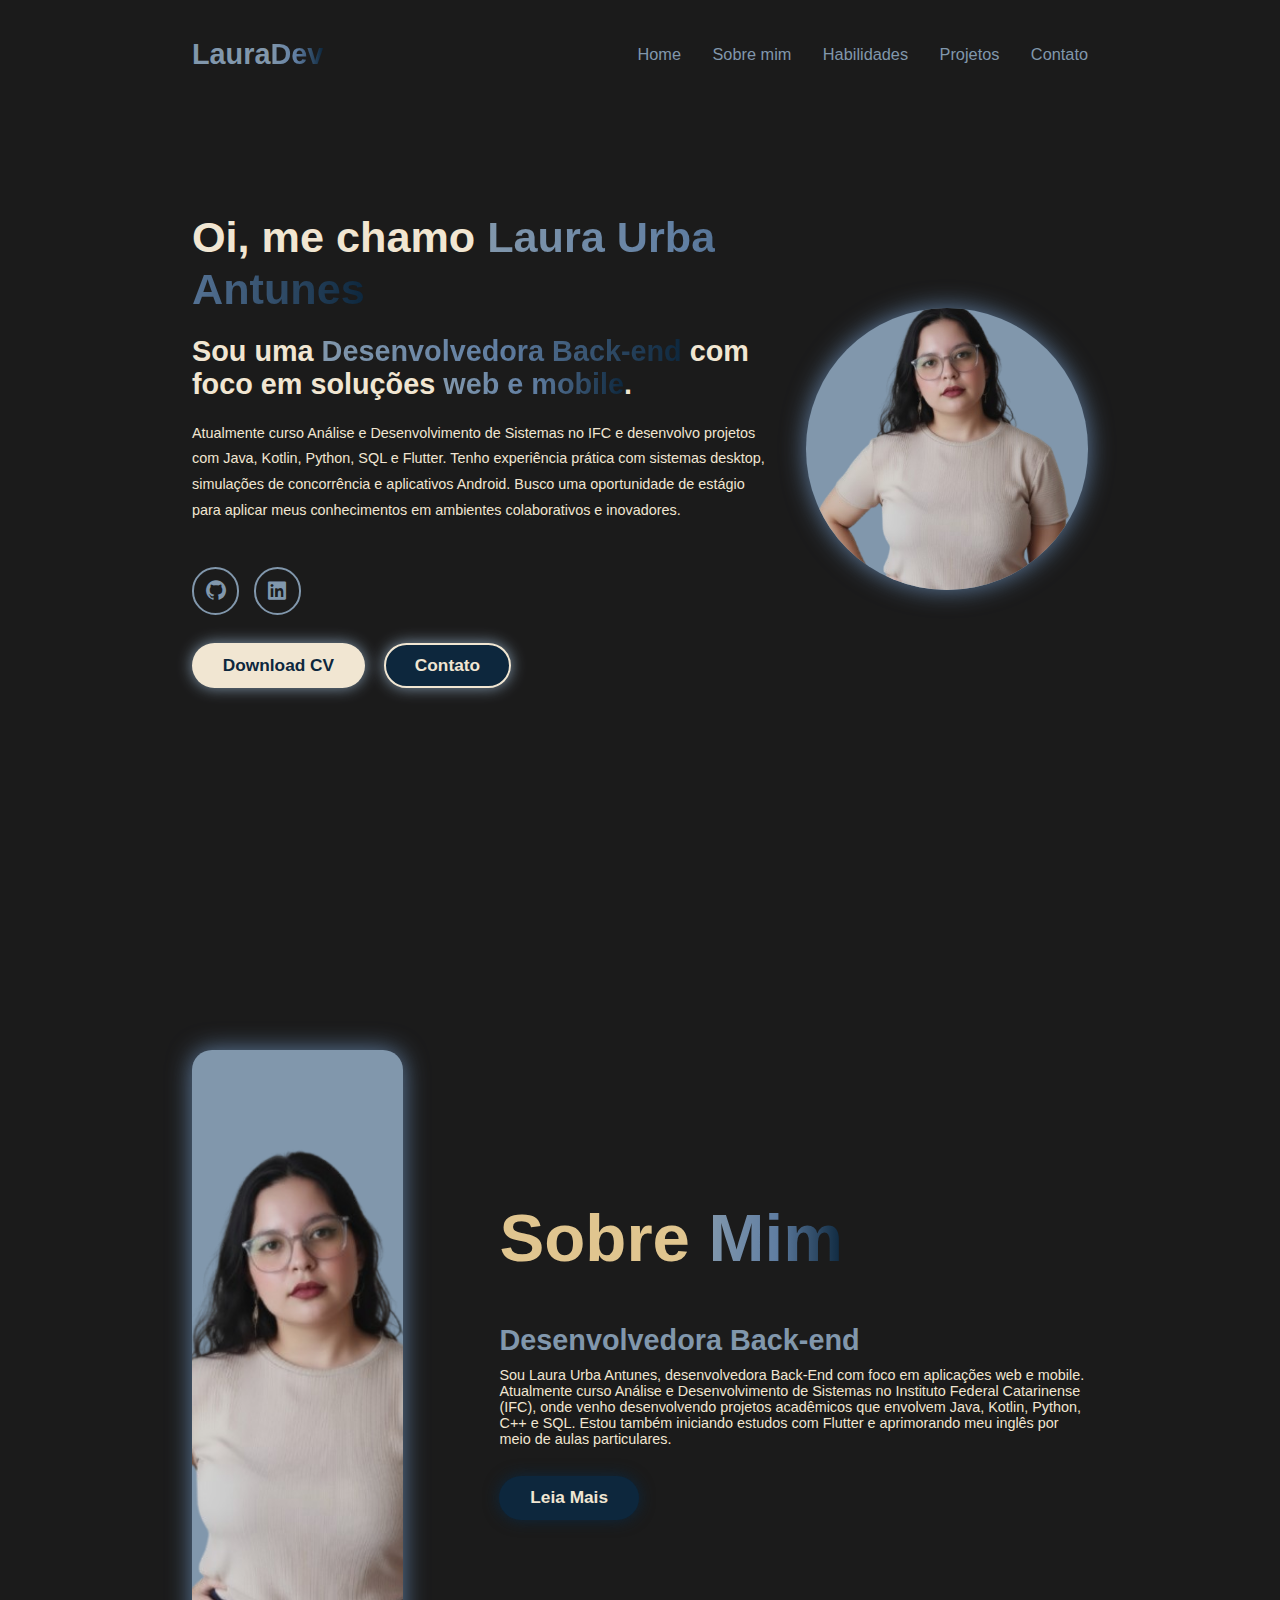
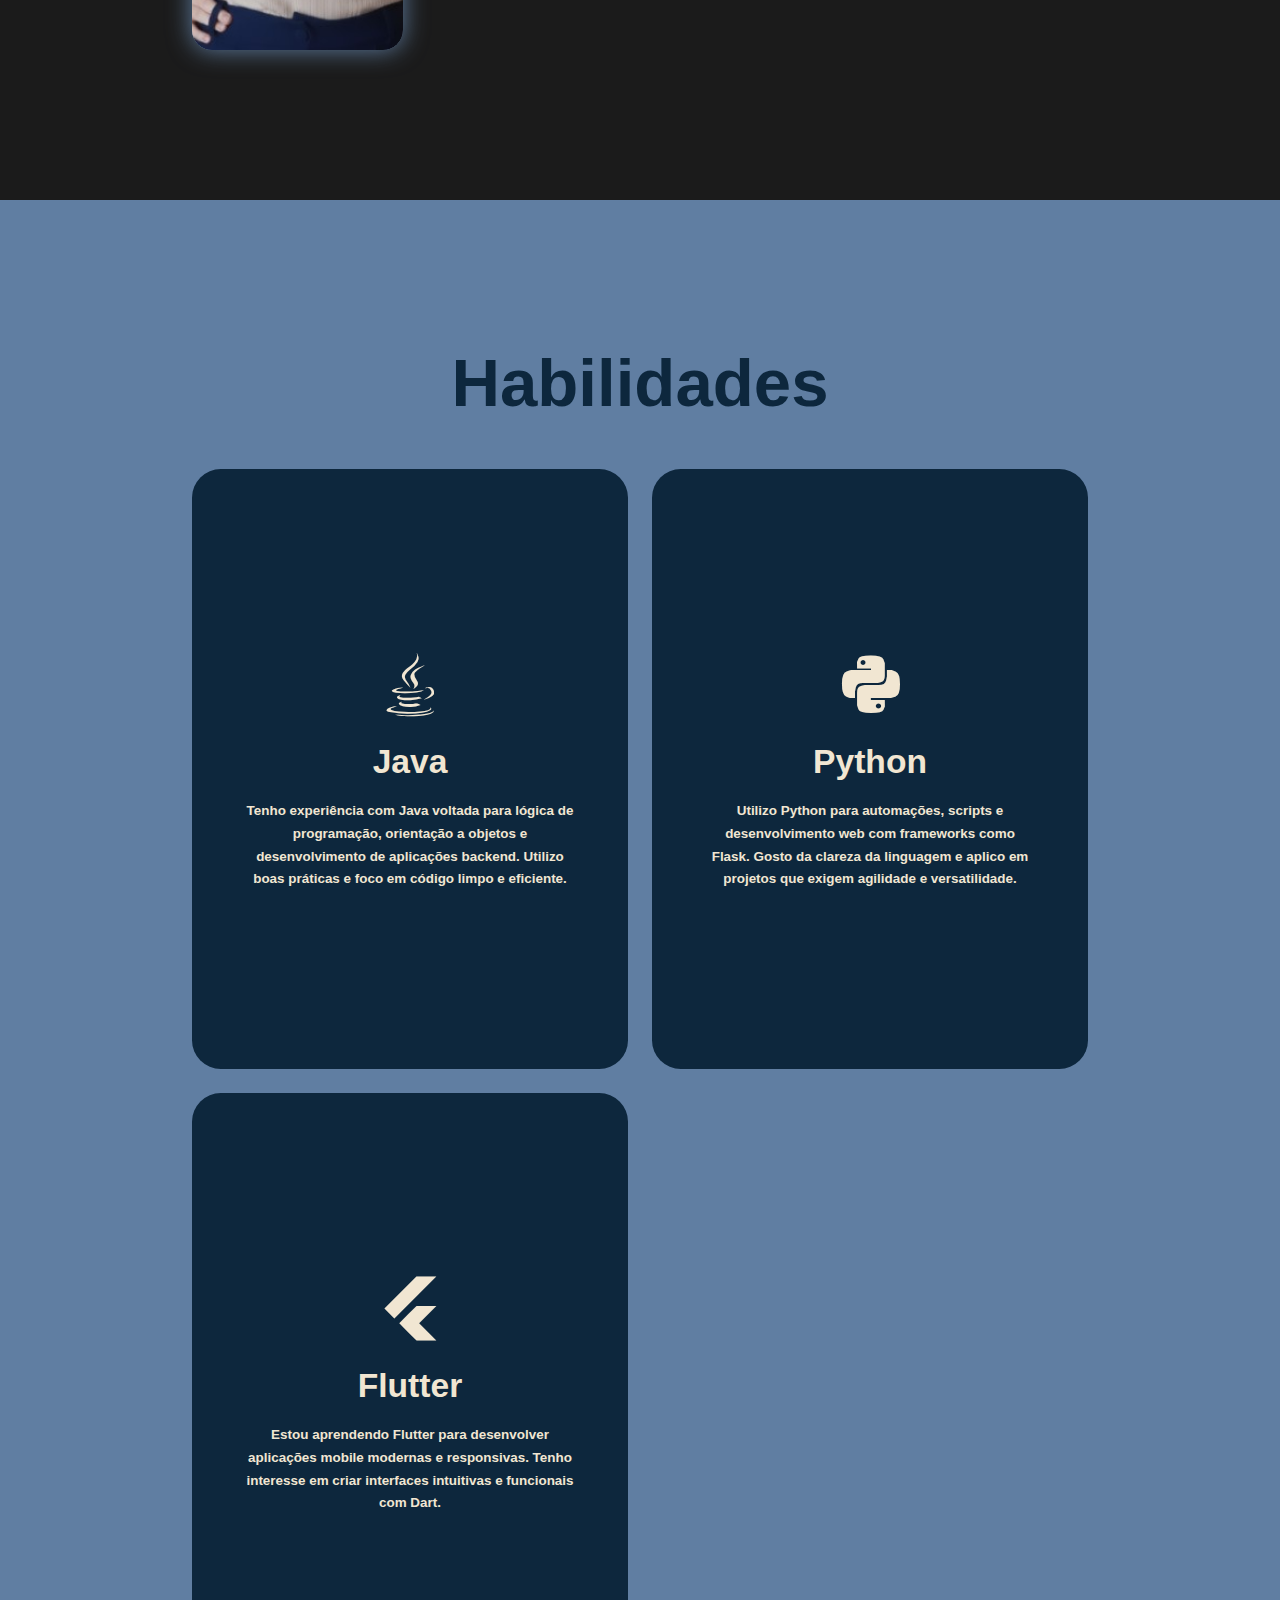
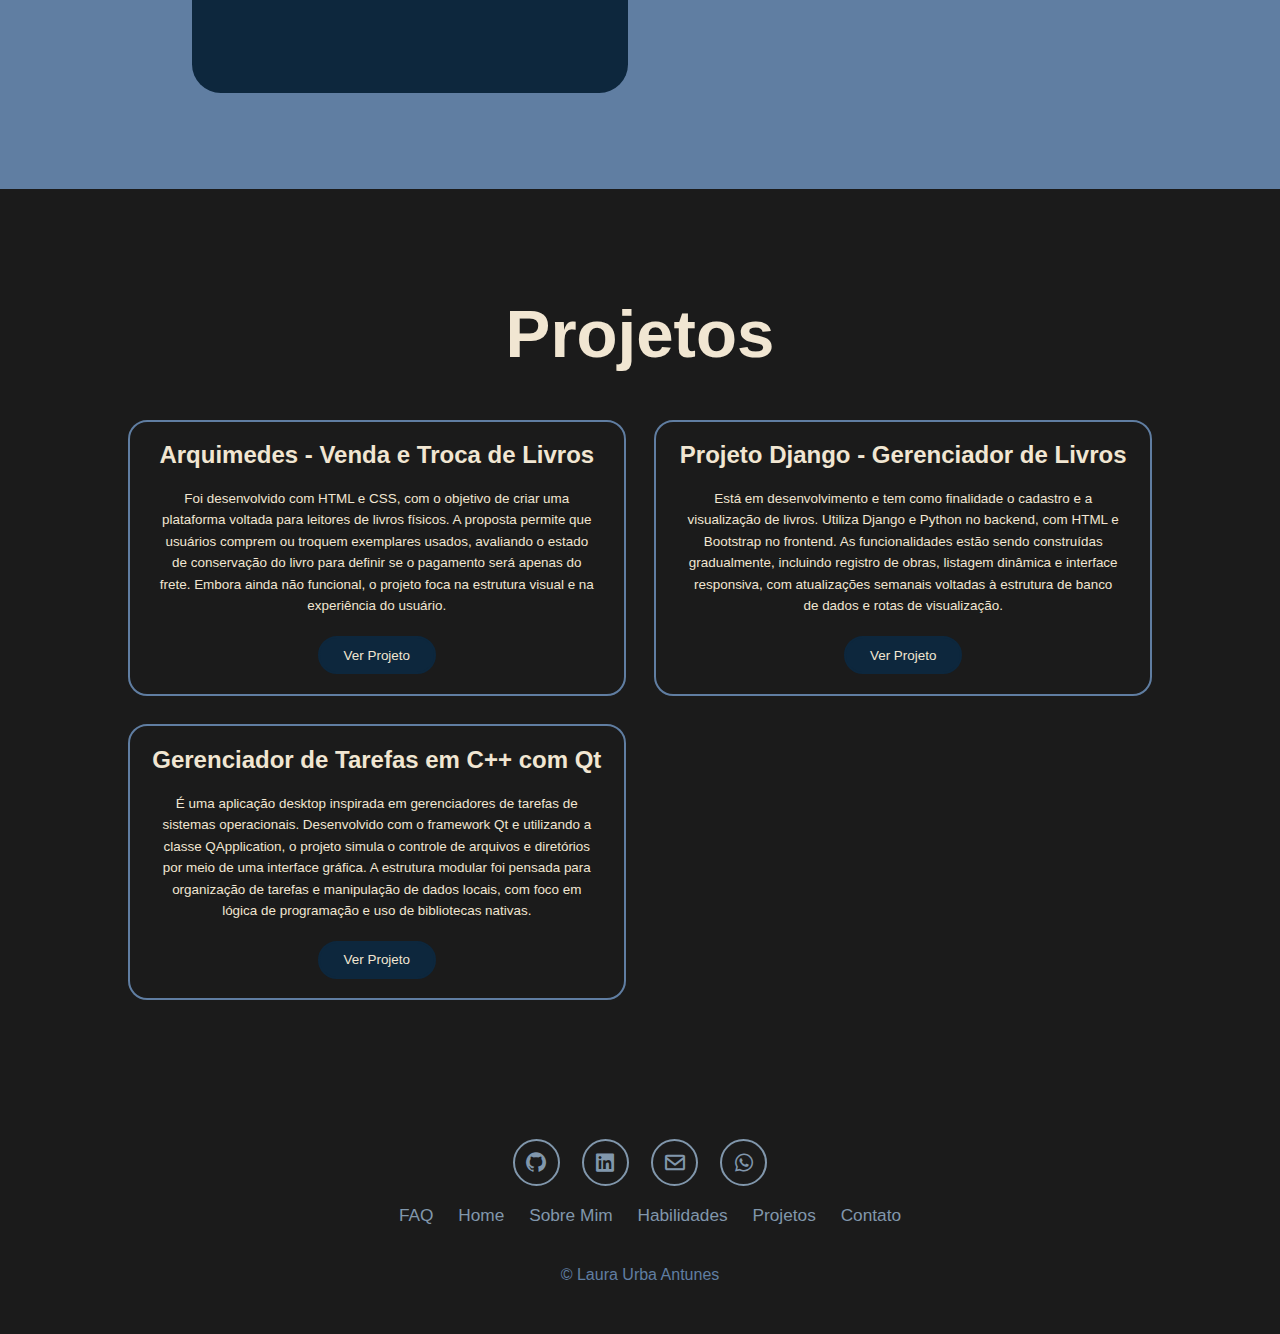
<file: index.html>
<!DOCTYPE html>
<html lang="pt-br">
<head>
    <meta charset="UTF-8">
    <meta name="viewport" content="width=device-width, initial-scale=1.0">
    <title>Portfólio Profisional</title>


    <link rel="stylesheet" href="style.css">


    <link href='https://unpkg.com/boxicons@2.1.4/css/boxicons.min.css' rel='stylesheet'>
</head>
<body>
    
    <header>
        <a href="#home" class="logo">Laura<span>Dev</span></a>

        <i class="bx bx-menu" id="menu-icon"></i>

        <nav class="navbar">
            <a href="#home">Home</a>
            <a href="#about">Sobre mim</a>
            <a href="#services">Habilidades</a>
            <a href="#project">Projetos</a>
            <a href="#contact">Contato</a>
        </nav>
    </header>
    
    <section class="home" id="home">
    <div class="home-content">
        <h1>Oi, me chamo <span>Laura Urba Antunes</span></h1>
        <h3>Sou uma <span>Desenvolvedora Back-end</span> com foco em soluções <span>web e mobile</span>.</h3>
        <p>
        Atualmente curso Análise e Desenvolvimento de Sistemas no IFC e desenvolvo projetos 
        com Java, Kotlin, Python, SQL e Flutter. Tenho experiência prática com sistemas 
        desktop, simulações de concorrência e aplicativos Android. Busco uma oportunidade de 
        estágio para aplicar meus conhecimentos em ambientes colaborativos e inovadores.
        </p>

        <div class="social-icons">
        <a href="https://github.com/LauraUrba"><i class="bx bxl-github"></i></a>
        <a href="https://www.linkedin.com/in/laura-urba-antunes-1a57791b7/"><i class="bx bxl-linkedin-square"></i></a>
        </div>

        <div class="btn-group">
        <a href="Currículo.pdf" download class="btn">Download CV</a>

        <a href="#contact" class="btn">Contato</a>
        </div>
    </div>

    <div class="home-img">
        <img src="foto-perfil-rem.png" alt="">
    </div>
    </section>

    <!--Sobre mim-->

    <section class="about" id="about">
        <div class="about-img">
            <img src="foto-perfil-rem.png" alt="">
        </div>

        <div class="about-content">
            <h2 class="heading">Sobre <span>Mim</span></h2>
            <h3>Desenvolvedora Back-end</h3>
            <p>
                Sou Laura Urba Antunes, desenvolvedora Back-End com foco em aplicações web 
                e mobile. Atualmente curso Análise e Desenvolvimento de Sistemas no 
                Instituto Federal Catarinense (IFC), onde venho desenvolvendo projetos 
                acadêmicos que envolvem Java, Kotlin, Python, C++ e SQL. Estou também 
                iniciando estudos com Flutter e aprimorando meu inglês por meio de aulas 
                particulares.
            </p>

            <div class="extra-content" id="extraContent">
                <p>
                    Tenho interesse especial por desenvolvimento mobile e lógica de 
                    programação, e já trabalhei em projetos como simulações de escalonamento 
                    de processos, sistemas de cadastro com interface gráfica e aplicativos 
                    Android. Além disso, atuo como bolsista na área de comunicação 
                    institucional do IFC, onde produzo conteúdos visuais, vídeos e 
                    coberturas fotográficas de eventos acadêmicos — experiências que 
                    reforçam minha organização, criatividade e trabalho em equipe.
                </p>
                <br>
                <p>
                    Sou apaixonada por tecnologia e estou sempre em busca de novos desafios 
                    que me permitam aprender, colaborar e construir soluções eficientes e 
                    centradas no usuário. Busco uma oportunidade de estágio para aplicar meus 
                    conhecimentos técnicos em ambientes inovadores e contribuir com projetos 
                    reais.
                </p>
            </div>

            <a href="#" class="btn" id="toggleBtn">Leia Mais</a>
        </div>


    </section>

    <!--Habilidades-->

    <section class="services" id="services">
        <h2 class="heading">Habilidades</h2>

        <div class="services-container">
            <div class="service-box">
                <div class="service-info">
                    <i class="bx bxl-java"></i>
                    <h4>Java</h4>
                    <p>Tenho experiência com Java voltada para lógica de 
                    programação, orientação a objetos e desenvolvimento de aplicações 
                    backend. Utilizo boas práticas e foco em código limpo e eficiente.</p>

                </div>
            </div>
        

            <div class="service-box">
                <div class="service-info">
                    <i class="bx bxl-python"></i>
                    <h4>Python</h4>
                    <p>Utilizo Python para automações, scripts e desenvolvimento web 
                    com frameworks como Flask. Gosto da clareza da linguagem e aplico 
                    em projetos que exigem agilidade e versatilidade.</p>

                </div>
            </div>

            <div class="service-box">
                <div class="service-info">
                    <i class="bx bxl-flutter"></i>
                    <h4>Flutter</h4>
                    <p>Estou aprendendo Flutter para desenvolver aplicações mobile 
                    modernas e responsivas. Tenho interesse em criar interfaces intuitivas 
                    e funcionais com Dart.</p>
                </div>
            </div>
        </div>
    </section>

    <section class="projects" id="project">
        <h2 class="heading">Projetos</h2>

        <div class="projects-box">
            <div class="project-card">
        
            <h3>Arquimedes - Venda e Troca de Livros</h3>
            <p> Foi desenvolvido com HTML e CSS, com o objetivo de criar uma plataforma 
                voltada para leitores de livros físicos. A proposta permite que usuários 
                comprem ou troquem exemplares usados, avaliando o estado de conservação do 
                livro para definir se o pagamento será apenas do frete. Embora ainda não 
                funcional, o projeto foca na estrutura visual e na experiência do usuário.</p>
            <a href="https://arquimedes-site-1.vercel.app/" class="btn-project">Ver Projeto</a>
            </div>

            <div class="project-card">
            
            <h3>Projeto Django - Gerenciador de Livros </h3>
            <p>Está em desenvolvimento e tem como finalidade o cadastro e a visualização de 
                livros. Utiliza Django e Python no backend, com HTML e Bootstrap no frontend.
                As funcionalidades estão sendo construídas gradualmente, incluindo registro
                de obras, listagem dinâmica e interface responsiva, com atualizações 
                semanais voltadas à estrutura de banco de dados e rotas de visualização.</p>
            <a href="https://github.com/LauraUrba/Django" class="btn-project">Ver Projeto</a>
            </div>

            <div class="project-card">
            
            <h3>Gerenciador de Tarefas em C++ com Qt</h3>
            <p>É uma aplicação desktop inspirada em gerenciadores de tarefas de sistemas operacionais. 
                Desenvolvido com o framework Qt e utilizando a classe QApplication, o projeto simula o 
                controle de arquivos e diretórios por meio de uma interface gráfica. 
                A estrutura modular foi pensada para organização de tarefas e manipulação de dados 
                locais, com foco em lógica de programação e uso de bibliotecas nativas.</p>
            <a href="https://github.com/LauraUrba/GerenciadorDeTarefas" class="btn-project">Ver Projeto</a>
            </div>
        </div>
    </section>

    <footer class="footer">
        <div class="social-icon">
            <a href="https://github.com/LauraUrba">
                <i class="bx bxl-github"></i>
            </a>

            <a href="https://www.linkedin.com/in/laura-urba-antunes-1a57791b7/">
                <i class="bx bxl-linkedin-square"></i>
            </a>

            <a href="mailto:urbaantuneslaura@gmail.com">
                <i class="bx bx-envelope"></i>
            </a>

            <a href="https://wa.me/5515997361900">
                <i class="bx bxl-whatsapp"></i>
            </a>

        </div>

        <ul class="list">
            <li>
                <a href="faq.html">FAQ</a>
            </li>

            <li>
                <a href="#home">Home</a>
            </li>

            <li>
                <a href="#about">Sobre Mim</a>
            </li>
            <li>
                <a href="#services">Habilidades</a>
            </li>

            <li>
                <a href="#project">Projetos</a>
            </li>

            <li>
                <a href="#contact">Contato</a>
            </li>
        </ul>
        
        <p class="copyright">
            © Laura Urba Antunes
        </p>
    </footer>



    <script src="script.js"></script>
</body>
</html>
</file>
<file: style.css>
@import url('https://fonts.googleapis.com/css2?family=Roboto:wght@400;700&display=swap');

*{
    margin: 0;
    padding: 0;
    box-sizing: border-box;
    text-decoration: none;
    scroll-behavior: smooth;
    font-family: 'Poppins', sans-serif;
}

:root {
    --welo-blue: #8197ac;
    --withe: #f1f3f8;
    --blue: #0d273d;
    --beje: #e0c58f;
    --blue-white: #607ea2;
    --marrom: #652b2f;
    --cofee: #6f4d38;
    --dark: #1b1b1b; 
    --vanillia: #f1e6d2;

}


html {
    font-size: 60%;
    overflow-x: hidden; /* apenas horizontal */
}


body{
    background-color : var(--dark);
}

header{
    position: fixed;
    width: 100%;
    top: 0;
    left: 0;
    padding: 4rem 15%;
    background: var(--dark);
    backdrop-filter: blur(10px);
    display: flex;
    justify-content: space-between;
    align-items: center;
    z-index: 1000;
}

#menu-icon{
    font-size: 3.5rem;
    color: var(--blue);
    display: none;
}

.logo{
    font-size: 3rem;
    color: var(--welo-blue);
    font-weight: 800;
    cursor: pointer;
    transition: 0.3s ease-in-out;
}

.logo:hover{
    transform: scale(1.1);
}

span{
    background: linear-gradient(270deg,
     var(--blue),
     var(--blue-white), 
     var(--welo-blue)
     );
    background-clip: text;
    color: transparent;
}

.navbar a{
    font-size: 1.7rem;
    color: var(--welo-blue);
    margin-left: 3rem;
    font-weight: 500;
    transition: 0.3s ease-in-out;
    border-bottom: 3px solid transparent;
}

.navbar a:hover{
    color: var(--vanillia);
    border-bottom: 3px solid var(--vanillia);
}

section{
    min-height: 100vh; 
    padding: 10rem 15%;
}



.home{
    display: flex; 
    align-items: center; 
    justify-content: flex-start;
    gap: 4rem;
}

.home-content{
    display: flex; 
    flex-direction: column;
    align-items: flex-start;
    text-align: left;
    max-width: 700px;
}

.home-content h1{
    font-size: 4.5rem;
    color: var(--vanillia);
    font-weight: 700;
    margin-bottom: 1rem;
    line-height: 1.2;
}

.home-content h3{
    color: var(--vanillia);
    margin: 1rem 0;
    font-size: 3rem;
    margin-bottom: 2rem;
}
.home-content p{
    color: var(--vanillia);
    font-size: 1.5rem;
    font-weight: 500;
    line-height: 1.8;
    margin-bottom: 2.5rem;
}
.home-img img{
    width: 22vw;
    height: 22vw;
    border-radius: 50%;
    aspect-ratio: 1/1;
    object-fit: cover;
    box-shadow: 0 0 25px var(--blue-white);
    transition: 0.4s ease-in-out;
    background: var(--welo-blue);
}
.home-img img:hover{
    box-shadow: 0 0 25px var(--blue-white), 
                0 0 50px var(--blue-white),
                0 0 100px var(--blue-white);
}

.social-icons {
    display: flex;
    gap: 1.5rem;
    margin: 2rem 0;
}

.social-icons a {
    display: inline-flex;
    justify-content: center;
    align-items: center;
    font-size: 2.5rem;
    padding: 1rem;
    background: transparent;
    border: 2px solid var(--welo-blue);
    border-radius: 50%;
    color: var(--welo-blue);
    transition: 0.3s ease-in-out;
}

.social-icons a:hover {
    color: var(--welo-blue);
    border-color: var(--welo-blue);
    transform: scale(1.1) translateY(-5px);
    box-shadow: 0 0 25px var(--welo-blue);
}

.btn-group {
    display: flex;
    gap: 2rem;
    margin-top: 1rem;
}

.btn {
    display: inline-block;
    padding: 1rem 3rem;
    font-size: 1.8rem;
    background-color: var(--vanillia);
    box-shadow: 0 0 15px var(--welo-blue);
    color: var(--blue);
    border: 2px solid transparent;
    border-radius: 30px;
    cursor: pointer;
    font-weight: 600;
    transition: 0.3s ease-in-out;
}

.btn:hover {
    transform: scale(1.05);
    box-shadow: 0 0 25px var(--vanillia),
                0 0 50px var(--vanillia);
}


.btn-group a:nth-child(2) {
    background: var(--blue);
    color: var(--vanillia);
    border: 2px solid var(--vanillia);
}

.btn-group a:nth-child(2):hover {
    background-color: var(--dark);
    box-shadow: 0 0 25px var(--vanillia);
    color: var(--vanillia);
}

/*Sobre MIM*/

.about{
    display: flex;
    justify-content: center;
    align-items: center;
    gap: 10rem;
    background: var(--dark);

}

.about-img {
  width: 100%;
  max-width: 600px; /* aumente de 400px para 600px ou mais */
  height: 600px;
  overflow: hidden;
  border-radius: 20px;
  background-color: var(--welo-blue);
  box-shadow: 0 0 25px var(--blue-white);
  display: flex;
  justify-content: center;
  align-items: flex-start;
  margin: 0 top; /* centraliza horizontalmente */
    transition: 0.4s ease-in-out;

}


.about-img img {
    width: auto;
    height: 110%;
    object-fit: cover;
    object-position: top;
    border-radius: 0;
}


.about-img img:hover{
    box-shadow: 0 0 25px var(--blue-white), 
                0 0 50px var(--blue-white),
                0 0 100px var(--blue-white);
}

.about-content h2{
    font-size: 7rem;
    text-align: left;
    color: var(--beje);
}

.about-content h3{
    font-size: 3rem;
    margin: 1rem 0;
    color: var(--welo-blue);
}
.about-content p{
    font-size: 1.5rem;
    color: var(--vanillia);
}

.about-content .btn{
    margin: 3rem 0;
    background: var(--blue);
    color: var(--vanillia);
    box-shadow: 0 0 15px var(--blue);
}

.extra-content {
    display: none;
    margin-top: 1.5rem;
    animation: fadeIn 0.5s ease-in-out;
    }

@keyframes fadeIn {
    from { opacity: 0; transform: translateY(-10px); }
    to { opacity: 1; transform: translateY(0); }
}


::-webkit-scrollbar{
    width: 20%;
}

::-webkit-scrollbar-thumb{
    background-color: var(--welo-blue);
}

::-webkit-scrollbar-track{
    background: var(--dark);
}

/*HABILIDADES*/

.heading{
    text-align: center;
    font-size: 7rem;
    margin: 5rem 0;
}

.services{
    background-color: var(--blue-white);
}

.services h2{
    color: var(--blue)
}

.services-container {
    display: grid;
    grid-template-columns: repeat(auto-fit, minmax(300px, 1fr));
    align-items: center;
    gap: 2.5rem;
}

.service-box {
    display: flex;
    justify-content: center;
    align-items: center;
    background-color: var(--blue);
    height: 600px;
    border-radius: 3rem;
    cursor: pointer;
    border: 5px solid transparent;
    transition: 0.4s ease-in-out;
}

.service-box:hover{
    background: var(--blue-white);
    color: var(--welo-blue);
    border: 5px solid var(--blue);
    transform: scale(1.03);
}

.service-info{
    display: flex;
    flex-direction: column;
    text-align: center;
    align-items: center;
    padding: 5rem;
}

.service-info h4{
    font-size: 3.5rem;
    margin: 2rem 0;
    font-weight: 800;
    color: var(--vanillia)
}

.service-info p{
    font-size: 1.4rem;
    font-weight: 600;
    line-height: 1.7;
    color:var(--vanillia);
}

.service-info i{
    font-size: 8rem;
    color: var(--vanillia);
}

#extraContent {
  display: none;
}
#extraContent.show {
  display: block;
}

/*PROJETOs*/

.projects {
    background-color: var(--dark);
    padding: 6rem 10%;
}

.heading{
    text-align: center;
    font-size: 7rem;
    margin-bottom: 5rem;
    color: var(--vanillia);
}

.projects-box {
    display: grid;
    grid-template-columns: repeat(auto-fit, minmax(350px, 1fr));
    gap: 3rem;
    place-items: center;
}

.project-card {
  background: var(--darl);
  border: 2px solid var(--blue-white);
  border-radius: 2rem;
  padding: 2rem;
  text-align: center;
  transition: 0.3s ease-in-out;
  display: flex;
  flex-direction: column;
  align-items: center;
  gap: 2rem;
}

.project-card:hover {
  transform: scale(1.03);
  box-shadow: 0 0 25px var(--welo-blue),
              0 0 50px var(--welo-blue);
}

.project-card img {
  width: 100%;
  max-width: 300px;
  border-radius: 1.5rem;
  object-fit: cover;
}

.project-card h3 {
  font-size: 2.5rem;
  color: var(--vanillia);
}

.project-card p {
  font-size: 1.4rem;
  color: var(--vanillia);
  line-height: 1.6;
  padding: 0 1rem;
}

.btn-project {
  display: inline-block;
  padding: 1rem 2.5rem;
  font-size: 1.4rem;
  background-color: var(--blue);
  color: var(--vanillia);
  border: 2px solid var(--blue);
  border-radius: 30px;
  text-decoration: none;
  transition: 0.3s ease-in-out;
}

.btn-project:hover {
  background-color: var(--dark);
  color: var(--vanillia);
  box-shadow: 0 0 15px var(--vanillia);
}


/*Roda-pé*/

.footer{
    background-color: var(--dark);
    padding: 50px 0;
}

.footer .social-icon {
    text-align: center;
    margin-bottom: 2rem;
}

.footer .social-icon a {
    display: inline-flex;
    justify-content: center;
    align-items: center;
    font-size: 2.5rem;
    padding: 1rem;
    background: transparent;
    font-size: 2.5rem;
    margin: 0 1rem;
    transition: 0.3s ease-in-out;
    border: 2px solid var(--welo-blue);
    border-radius: 50%;
    color: var(--welo-blue);
}

.footer .social-icon a:hover {
    color: var(--welo-blue);
    transform: scale(1.1);
}

.footer ul{
    text-align: center;
    font-size: 1.8rem;
}

.footer ul li{
    display: inline-block;
    margin-left: 20px;
}

.footer ul li a{
    color: var(--welo-blue);
    border-bottom: 3px solid transparent;
    transition: 0.3s ease-in-out;
}

.footer ul li a:hover{
    border-bottom: 3px solid var(--vanillia);
}

.footer .copyright{
    color: var(--blue-white);
    text-align: center;
    margin-top: 40px;
    font-size: 16px;
}

.popup {
  position: fixed;
  top: 20px;
  right: 20px;
  background-color: var(--blue-white);
  color: white;
  padding: 15px 25px;
  border-radius: 8px;
  box-shadow: 0 0 10px rgba(0,0,0,0.2);
  font-size: 16px;
  z-index: 9999;
  animation: fadeInOut 4s ease-in-out;
}

@keyframes fadeInOut {
  0% { opacity: 0; transform: translateY(-10px); }
  10% { opacity: 1; transform: translateY(0); }
  90% { opacity: 1; transform: translateY(0); }
  100% { opacity: 0; transform: translateY(-10px); }
}
</file>
